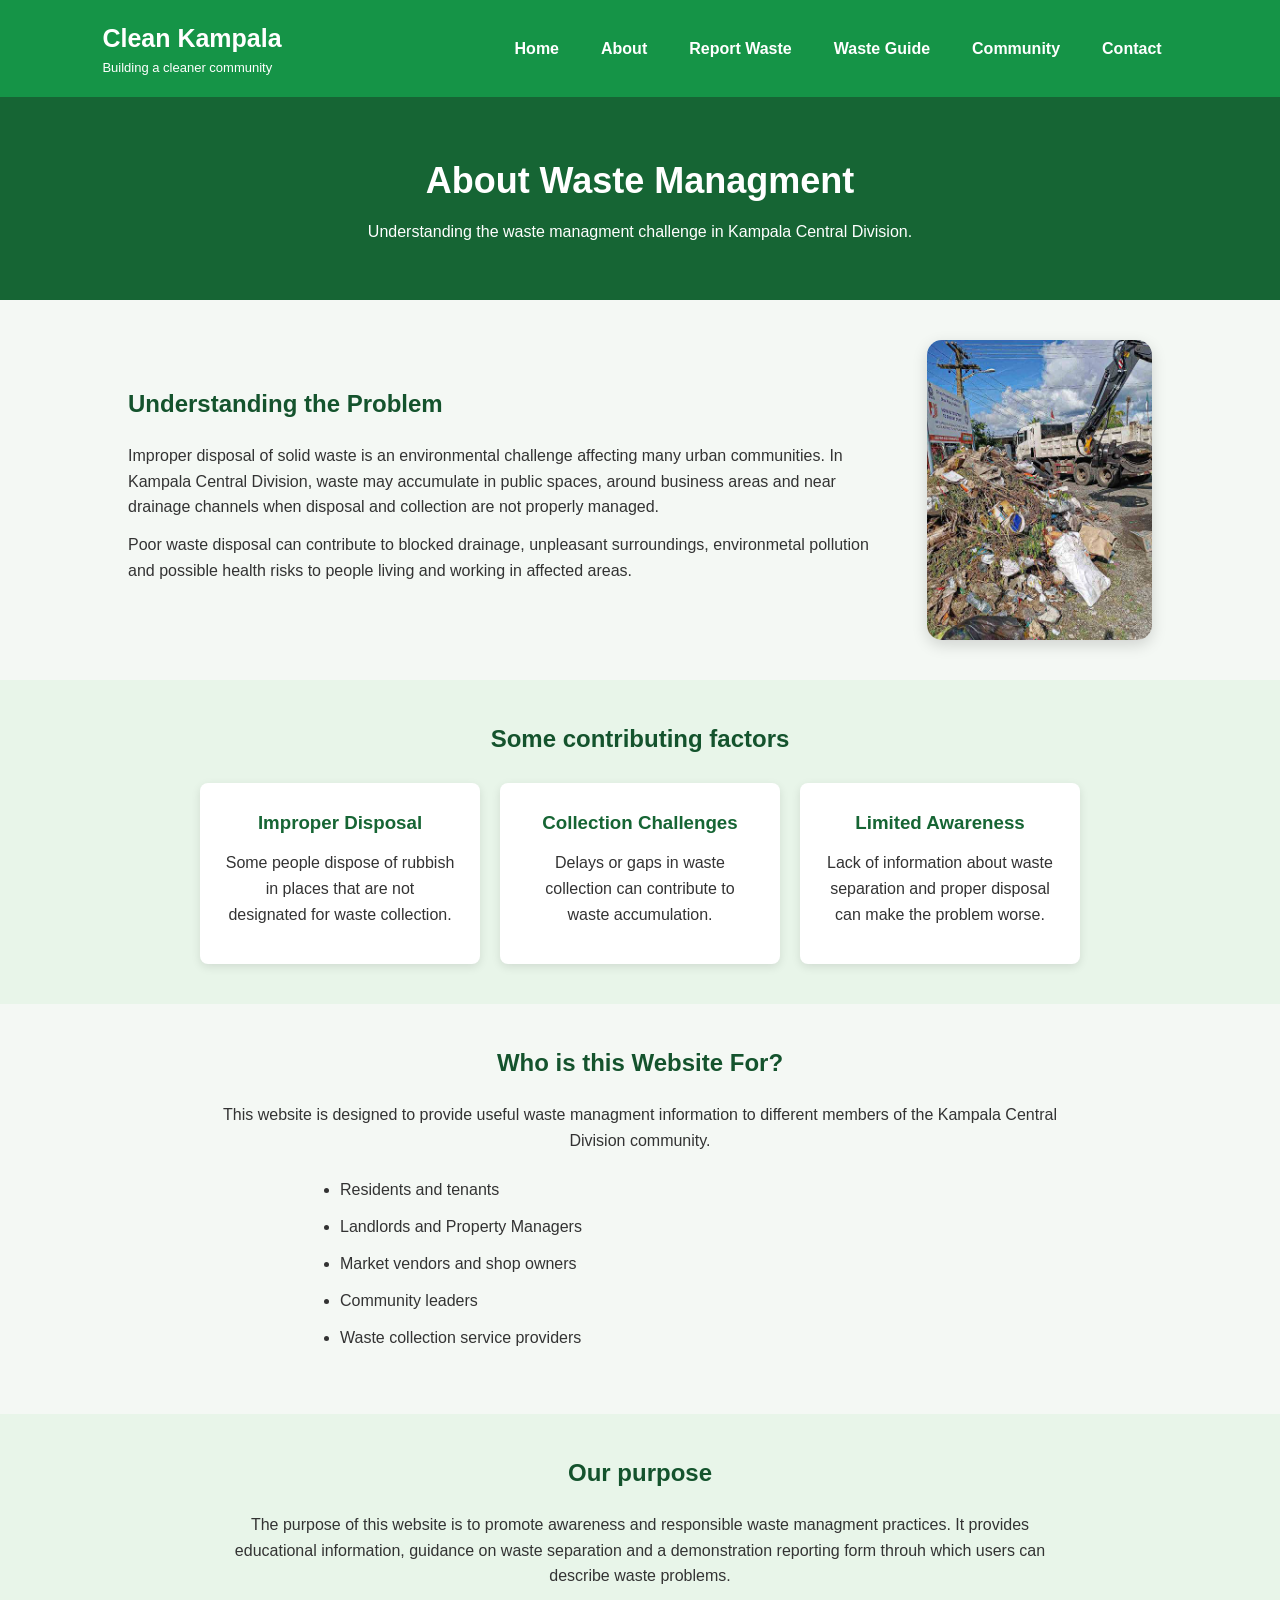
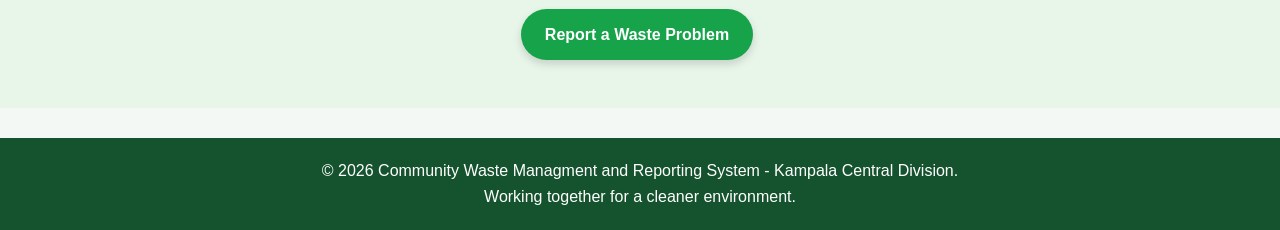
<file: about.html>
<!DOCTYPE html>
<html lang="en">
<head> 
    <meta charset="UTF-8">
    <meta name="viewport" content="width=device-width, initial-scale=1.0">
    <meta name="description" content="Learn about the waste management challenges in Kampala Central Division.">
    <title>About the Problem | Clean Kampala</title>
    <link rel="icon" type="image/png" href="images/image_7a69360.png">
    <link rel="stylesheet" href="css/style.css"

</head>

<body>

    
    <header>
       <div class="logo">
        <h2>Clean Kampala</h2>
        <p>Building a cleaner community</p>
       </div> 
   
    <nav>
        <ul> 
            <li><a href="index.html">Home</a></li>
            <li><a href="about.html">About</a></li>
            <li><a href="report.html">Report Waste</a></li>
            <li><a href="guide.html">Waste Guide</a></li>
            <li><a href="community.html">Community</a></li>
            <li><a href="contact.html">Contact</a></li>
        </ul>
    </nav>
    </header>

    <main>
       
        <section class="page-banner">
            <h1>About Waste Managment</h1>
            <p>Understanding the waste managment challenge in Kampala Central Division.</p>
        </section>
   
       
        <section class="about-section">

            <div class="about-content">

              
                <div class="about-text">
            <h2>Understanding the Problem</h2>

            <p>
                Improper disposal of solid waste is an environmental challenge affecting many urban communities. In Kampala Central Division, waste may accumulate in public spaces, around business areas and near drainage channels when disposal and collection are not properly managed.
            </p>

            <p> 
                Poor waste disposal can contribute to blocked drainage, unpleasant surroundings, environmetal pollution and possible health risks to people living and working in affected areas.
            </p>

            </div>

           
            <div class="about-image">

                <img src="images/rubbish.jpg"
                alt="Rubbish around work places">
            </div>

            </div>
        </section>

       
        <section class="about-section light-section">
            <h2>Some contributing factors</h2>

            <div class="feature-container">

                <div class="feature-card">
                    <h3>Improper Disposal</h3>
                    <p>
                        Some people dispose of rubbish in places that are not designated for waste collection.
                    </p>
                </div>

                <div class="feature-card">
                    <h3>Collection Challenges</h3>
                    <p>
                       Delays or gaps in waste collection can contribute to waste accumulation. 
                    </p>
                </div>

                <div class="feature-card">
                    <h3>Limited Awareness</h3>
                    <p>
                        Lack of information about waste separation and proper disposal can make the problem worse.
                    </p>
                </div>


            </div>
        </section>

       
        <section class="about-section">
            <h2>Who is this Website For?</h2>

            <p>
                This website is designed to provide useful waste managment information to different members of the Kampala Central Division community.
            </p>

            <ul class="user-list">
                <li>Residents and tenants</li>
                <li>Landlords and Property Managers</li>
                <li>Market vendors and shop owners</li>
                <li>Community leaders</li>
                <li>Waste collection service providers</li>
            </ul>
        </section>

       
        <section class="about-section light-section">
            <h2>Our purpose</h2>

            <p>
                The purpose of this website is to promote awareness and responsible waste managment practices.
                It provides educational information, guidance on waste separation and a demonstration reporting form throuh which users can describe waste problems.
            </p>

            <a target="_blank" href="report.html" class="btn">
                Report a Waste Problem
            </a>
        </section>

    </main>

    <footer>
        <p>
            &copy; 2026 Community Waste Managment and Reporting System - Kampala Central Division.
        </p>
        <p>Working together for a cleaner environment.</p>
    </footer>
</body>
</html>
</file>
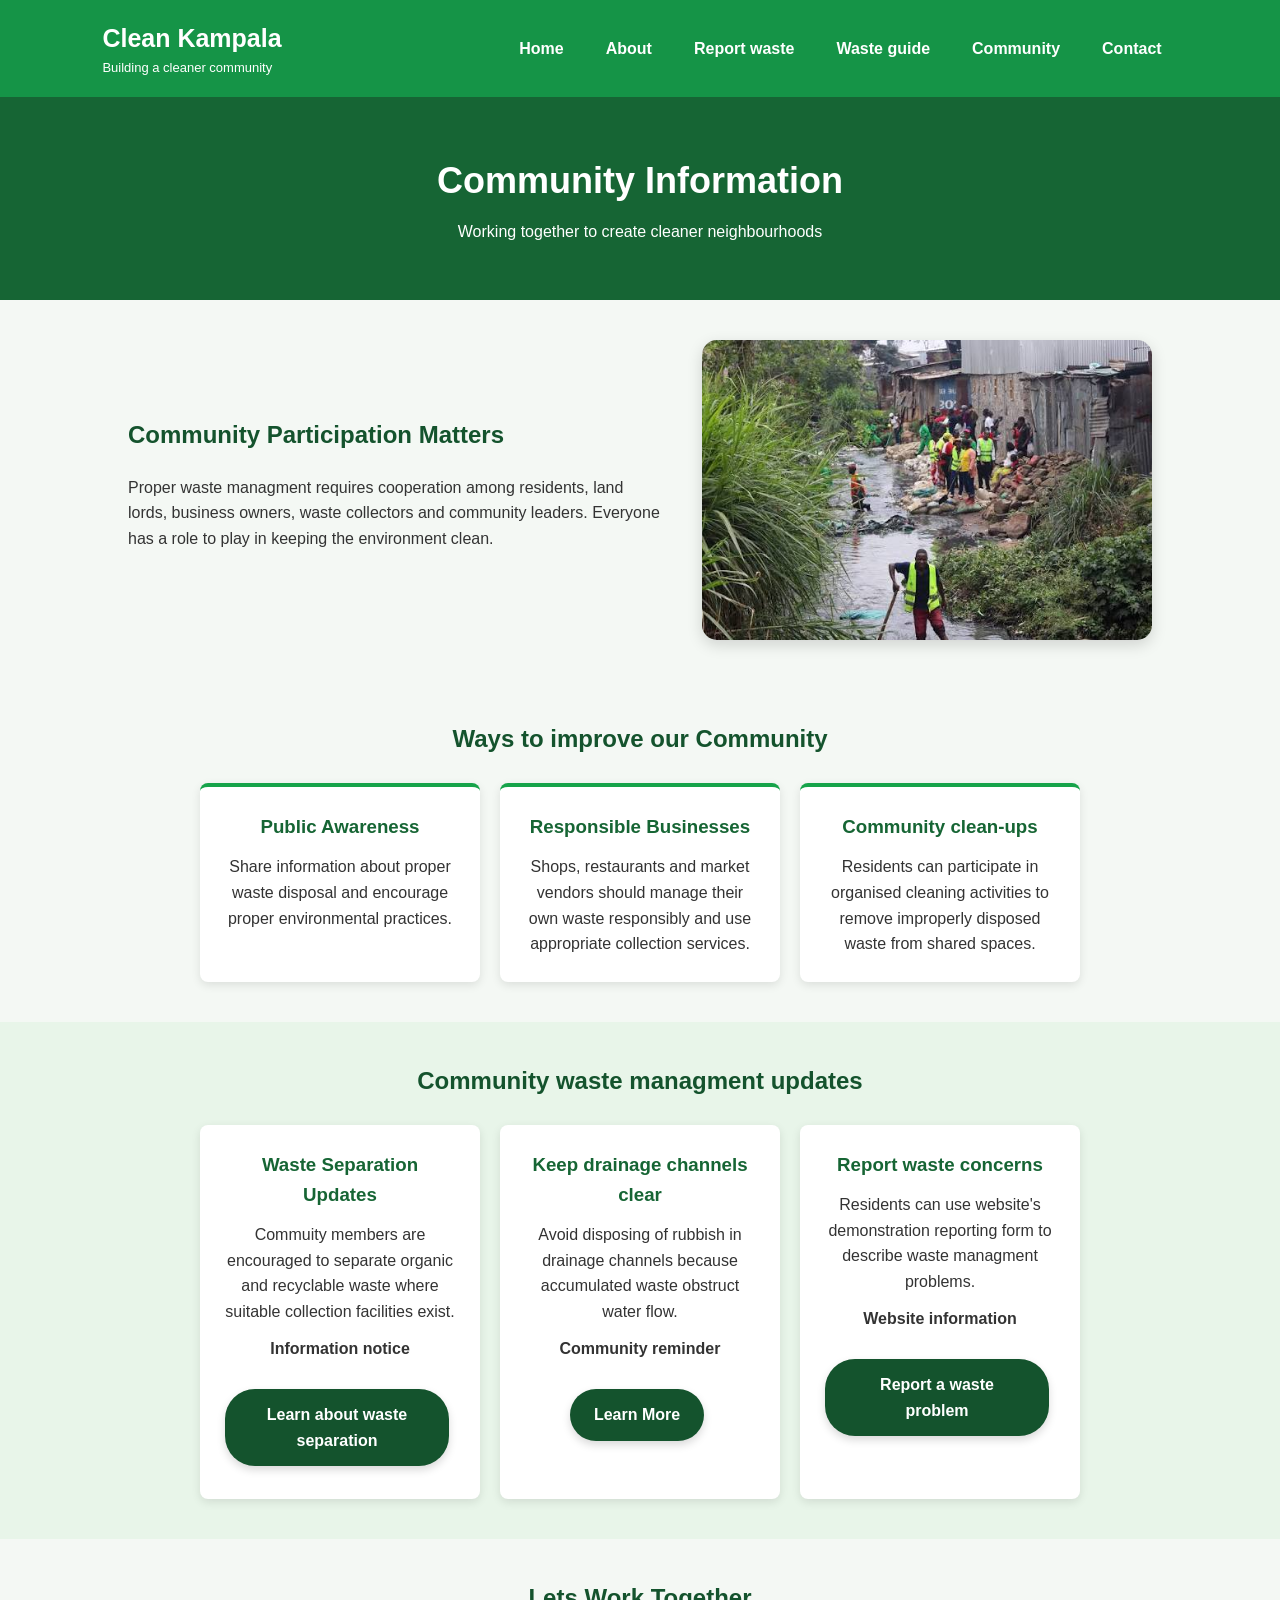
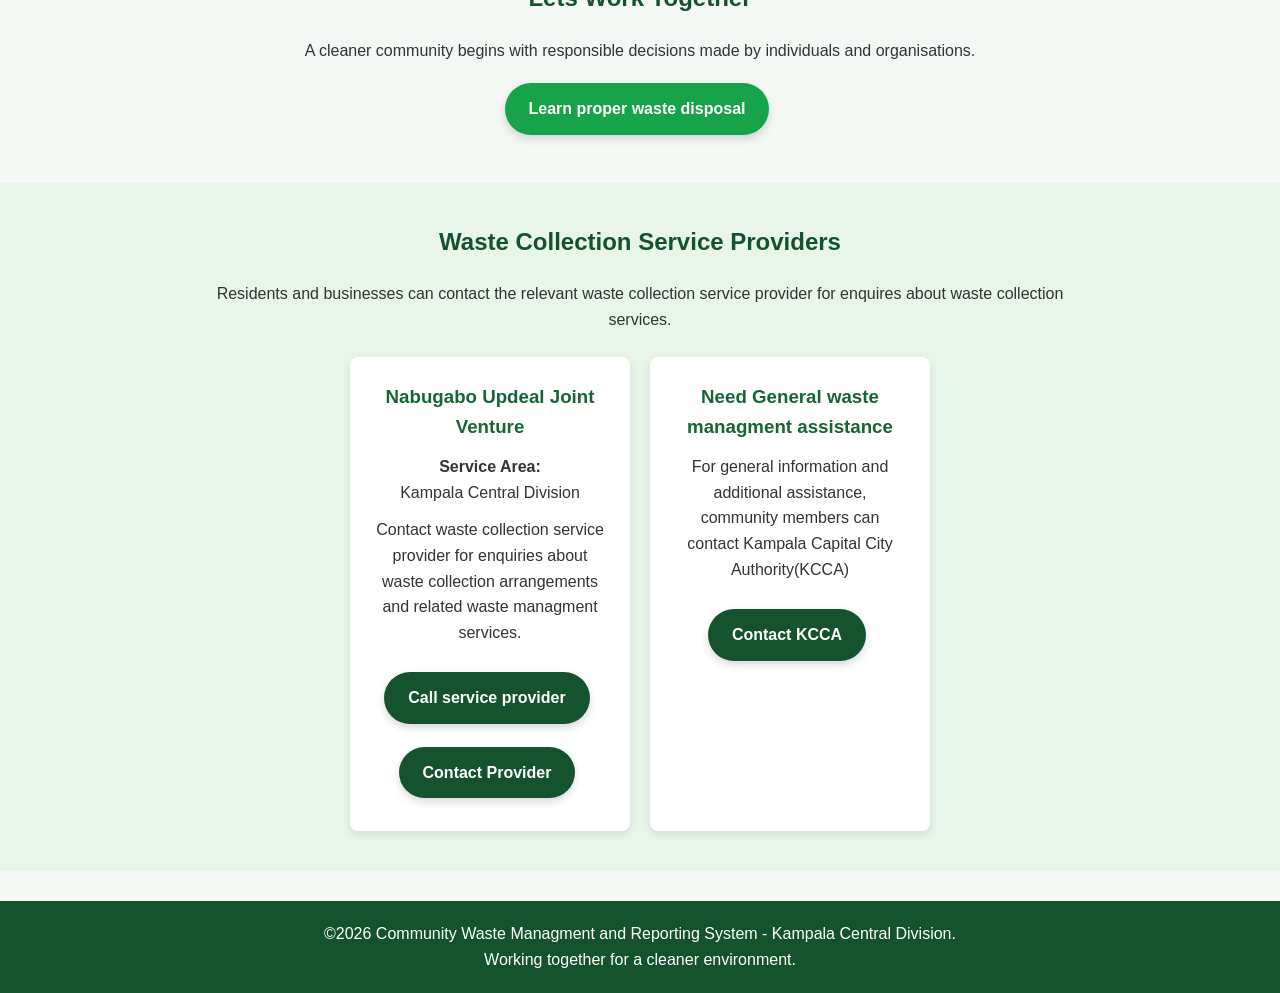
<file: community.html>
<!DOCTYPE html>
<html lang="en">
<head>
    <meta charset="UTF-8">
    <meta name="viewport" content="width=device-width, initial-scale=1.0">
    <title>Community Information | Clean Kampala</title>
    <link rel="icon" href="images/image_7a69360.png">
    <link rel="stylesheet" href="css/style.css">
</head>
<body>
    
   
    <header>
        <div class="logo">
            <h2>Clean Kampala</h2>
            <p>Building a cleaner community</p>
        </div>

        <nav>
            <ul>
                <li><a href="index.html">Home</a></li>
                <li><a href="about.html">About</a></li>
                <li><a href="report.html">Report waste</a></li>
                <li><a href="guide.html">Waste guide</a></li>
                <li><a href="community.html">Community</a></li>
                <li><a href="contact.html">Contact</a></li>
            </ul>
        </nav>
    </header>

    <main>

       
        <section class="page-banner">
            <h1>Community Information</h1>
            <p>Working together to create cleaner neighbourhoods</p>
        </section>

        
        <section class="about-section">

            <div class="about-content">

                <div class="about-text">

            <h2>Community Participation Matters</h2>
            <p>
                Proper waste managment requires cooperation among residents, land lords, business owners, waste collectors and community leaders.
                Everyone has a role to play in keeping the environment clean.
            </p>
                </div>

               
                <div class="about-image">

                    <img src="images/members-cleaning.jpg"
                    alt="members participating in cleaning">
                </div>

             </div>
             
        </section>

        
        <section class="guide-section">
            <h2>Ways to improve our Community</h2>
            <div class="feature-container">

                <div class="feature-card">
                    <h3>Public Awareness</h3>
                    <p>
                        Share information about proper waste disposal and encourage proper environmental practices.
                    </p>
                </div>

                <div class="feature-card">
                    <h3>Responsible Businesses</h3>
                    <p>
                        Shops, restaurants and market vendors should manage their own waste responsibly and use appropriate collection services.
                    </p>
                </div>

                <div class="feature-card">
                    <h3>Community clean-ups</h3>
                    <p>
                        Residents can participate in organised cleaning activities to remove improperly disposed waste from shared spaces.
                    </p>
                </div>

            </div>
        </section>

       
        <section class="about-section light-section">
            <h2>Community waste managment updates</h2>

            <div class="feature-container">

                <div class="feature-card">
                    <h3>Waste Separation Updates</h3>
                    <p>Commuity members are encouraged to separate organic and recyclable waste where suitable collection facilities exist.</p>
                    <p><strong>Information notice</strong></p>

                    <a target="_blank" href="guide.html" class="btn">
                        Learn about waste separation
                    </a>
                </div>

                
                <div class="feature-card">
                    <h3>Keep drainage channels clear</h3>
                    <p>Avoid disposing of rubbish in drainage channels because accumulated waste obstruct water flow.</p>
                    <p><strong>Community reminder</strong></p>

                    <a target="_blank" href="guide.html#drainage" class="btn">
                        Learn More
                    </a>
                </div>

                <div class="feature-card">
                    <h3>Report waste concerns</h3>
                    <p>
                        Residents can use website's demonstration reporting form to describe waste managment problems.
                    </p>
                    <p><strong>Website information</strong></p>

                    <a target="_blank" href="report.html" class="btn">
                        Report a waste problem
                    </a>
                </div>

            </div>
        </section>

       
        <section class="about-section">
            <h2>Lets Work Together</h2>
            <p> A cleaner community begins with responsible decisions made by individuals and organisations.</p>

            <a target="_blank" href="guide.html" class="btn">
                Learn proper waste disposal
            </a>

        </section>


        <section class="about-section light-section">

            <h2>Waste Collection Service Providers</h2>

            <p>Residents and businesses can contact the relevant waste collection service provider for enquires about waste collection services.</p>

            <div class="feature-container">

                
                <div class="feature-card">

                    <h3>Nabugabo Updeal Joint Venture</h3>
                    <p>
                        <strong>Service Area:</strong><br>
                        Kampala Central Division
                    </p>

                    <p>
                        Contact waste collection service provider for enquiries about waste collection arrangements and related waste managment services.
                    </p>

                    <a href="tel: +256414230625" class="btn">
                        Call service provider
                    </a>

                    <a href="https://www.nabugaboupdeal.co.ug/contact-us/"
                    target="_blank"
                    class="btn">
                       Contact Provider
                     </a>
                
                </div>

                

                <div class="feature-card">
                    <h3>Need General waste managment assistance</h3>

                    <p>For general information and additional assistance, community members can contact Kampala Capital City Authority(KCCA)</p>

                    <a href="https://kcca.go.ug/contact-us"
                    target="_blank"
                    class="btn">
                       Contact KCCA
                    </a>

                </div>
                
            </div>
        </section>

    </main>

    
    <footer>
        <p>
            &copy;2026 Community Waste Managment and Reporting System - Kampala Central Division.
        </p>
        <p>Working together for a cleaner environment.</p>
    </footer>
    
</body>
</html>
</file>
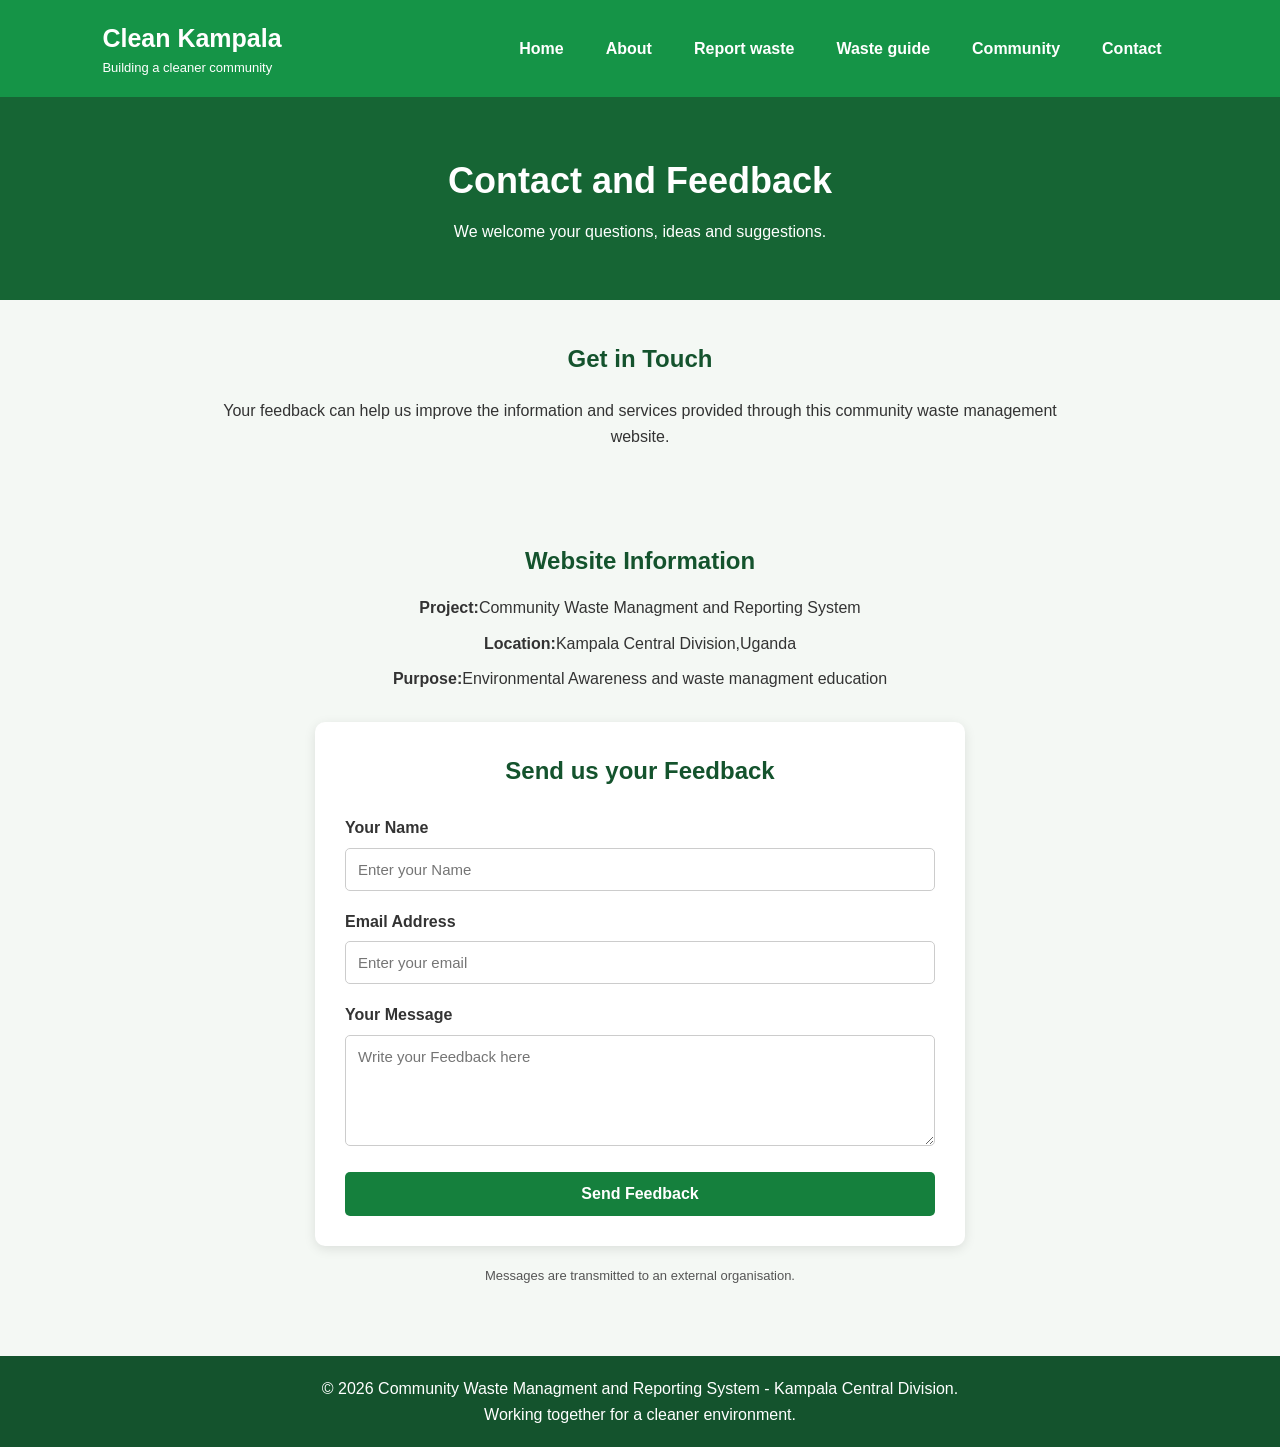
<file: contact.html>
<!DOCTYPE html>
<html lang="en">
<head>
    <meta charset="UTF-8">
    <meta name="viewport" content="width=device-width, initial-scale=1.0">
    <title>Contact Us | Clean Kampala</title>
    <link rel="icon" href="images/image_7a69360.png">
    <link rel="stylesheet" href="css/style.css">
</head>

<body>
     
    <header>
        <div class="logo">
          <h2>Clean Kampala</h2>
          <p>Building a cleaner community</p>  
        </div>


<nav>
    <ul>
        <li><a href="index.html">Home</a></li>
        <li><a href="about.html">About</a></li>
        <li><a href="report.html">Report waste</a></li>
        <li><a href="guide.html">Waste guide</a></li>
        <li><a href="community.html">Community</a></li>
        <li><a href="contact.html">Contact</a></li>
    </ul>
  </nav>
 </header>

 <main>
   
    <section class="page-banner">
        <h1>Contact and Feedback</h1>
        <p>We welcome your questions, ideas and suggestions.</p>
    </section>

    <section class="about-section">
        <h2>Get in Touch</h2>

        <p>
            Your feedback can help us improve the information and services provided through this community waste management website.
        </p>
    </section>

    
    <section class="contact-section">
        <div class="contact-information">
            <h2>Website Information</h2>
            <p><strong>Project:</strong>Community Waste Managment and Reporting System</p>
            <p><strong>Location:</strong>Kampala Central Division,Uganda</p>
            <p><strong>Purpose:</strong>Environmental Awareness and waste managment education</p>
        </div> 

       
        <form id="feedbackForm">

            <h2>Send us your Feedback</h2>

            <div class="form-group">
                <label for="visitorName">Your Name</label>
                <input
                type="text"
                id="visitorName"
                placeholder="Enter your Name"
                required
                >
            </div>

             <div class="form-group">
                <label for="visitorEmail">Email Address</label>
                <input
                type="email"
                id="visitorEmail"
                placeholder="Enter your email"
                required
                >
            </div>

             <div class="form-group">
                <label for="feedback">Your Message</label>
                <textarea
                id="feedback"
                rows="5"
                placeholder="Write your Feedback here"
                required
                ></textarea>
            </div>

            <button type="submit" class="submit-btn">
                Send Feedback
            </button>

            <p id="feedbackMessage" role="status" aria-live="polite"></p>
        </form>

        <p class="form-notice">
            Messages are transmitted to an external organisation.
        </p>

    </section>
 </main>


  <footer>
    <p>
        &copy; 2026 Community Waste Managment and Reporting System - Kampala Central Division. 
    </p>
    <p>Working together for a cleaner environment.</p>
 </footer>
      
</body>
</html>
</file>
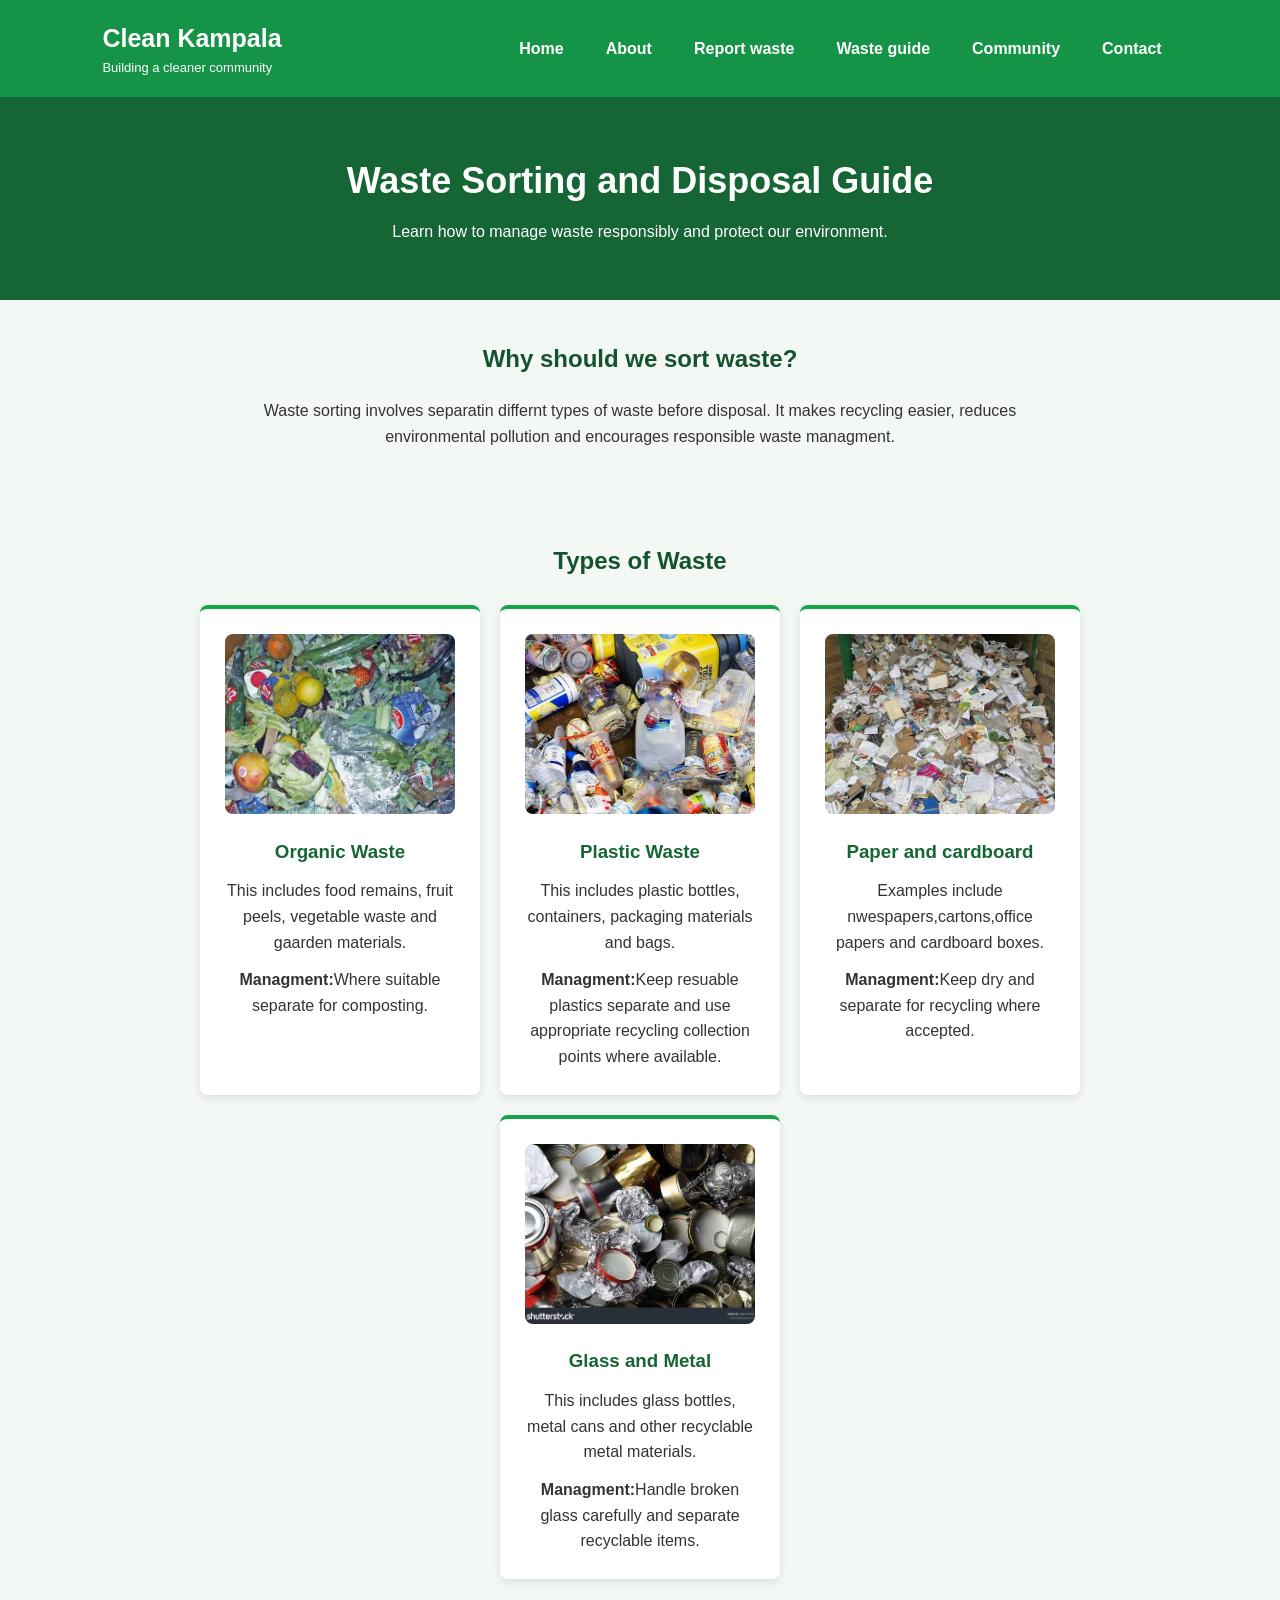
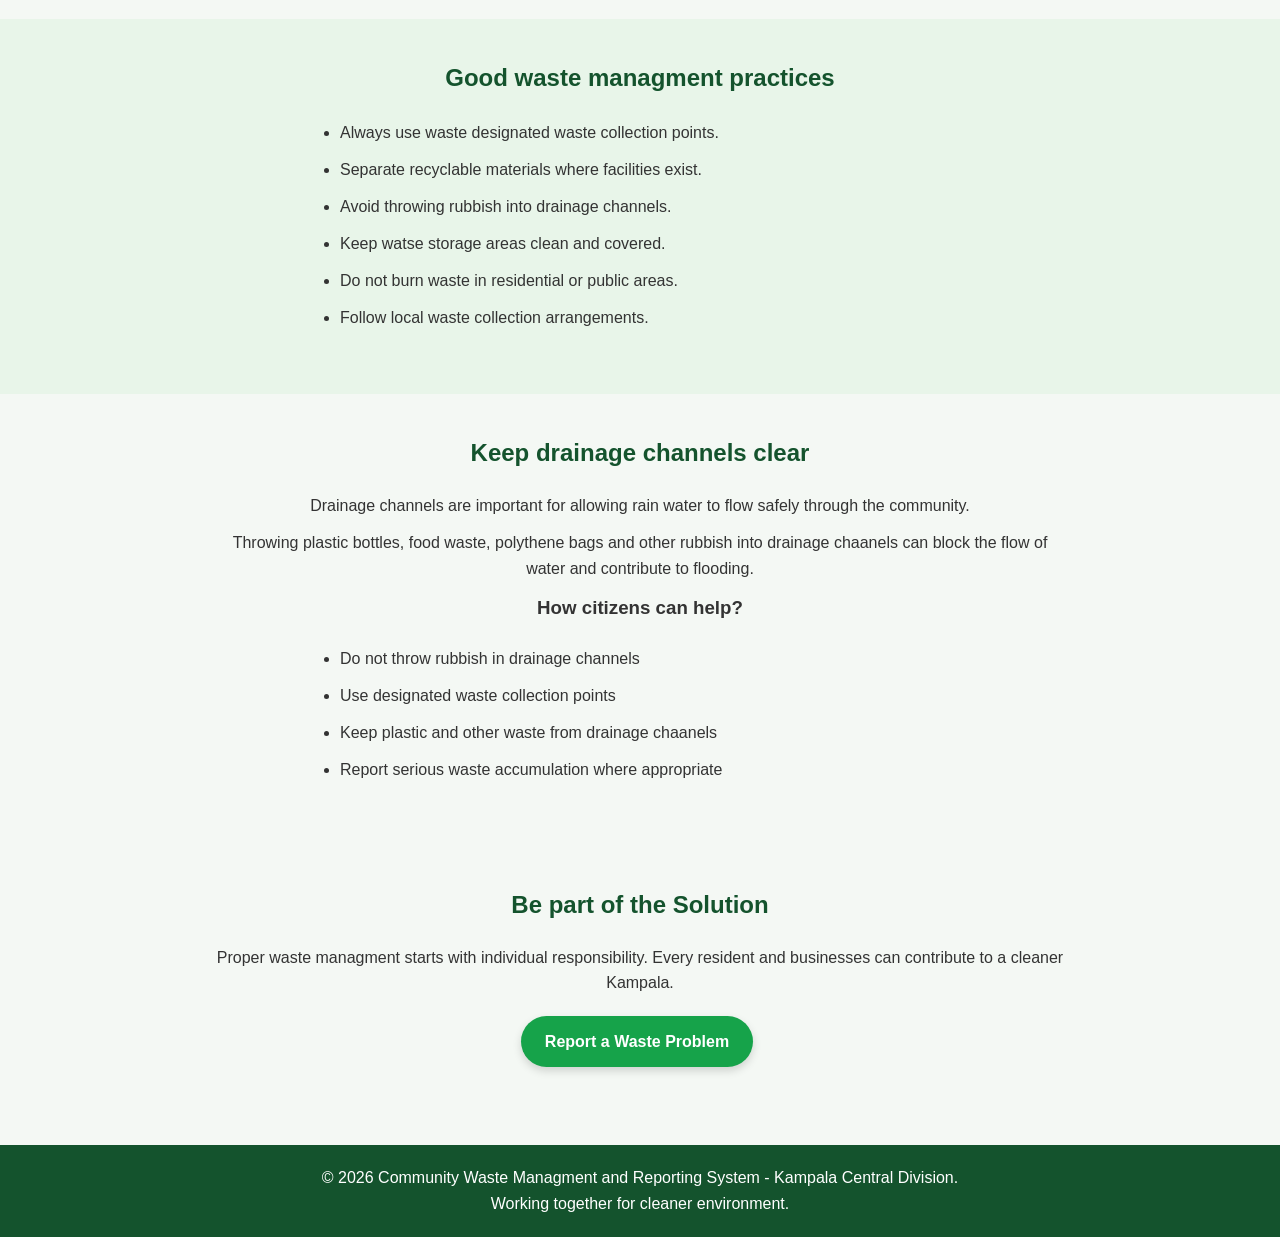
<file: guide.html>
<!DOCTYPE html>
<html lang="en">
<head>
    <meta charset="UTF-8">
    <meta name="viewport" content="width=device-width, initial-scale=1.0">
    <title>Waste Managment Guide | Clean Kampala</title>
    <link rel="icon" href="images/image_7a69360.png">
    <link rel="stylesheet" href="css/style.css">
</head>
<body>
    <header>
        <div class="logo">
            <h2>Clean Kampala</h2>
            <p>Building a cleaner community</p>
        </div>

        <nav>
            <ul>
                <li><a href="index.html">Home</a></li>
                <li><a href="about.html">About</a></li>
                <li><a href="report.html">Report waste</a></li>
                <li><a href="guide.html">Waste guide</a></li>
                <li><a href="community.html">Community</a></li>
                <li><a href="contact.html">Contact</a></li>
            </ul>
        </nav>
    </header>

    <main>

       
         <section class="page-banner">
            <h1>Waste Sorting and Disposal Guide</h1>
            <p>Learn how to manage waste responsibly and protect our environment.

            </p>
         </section>

        
          <section class="about-section">
            <h2>Why should we sort waste?</h2>
            <p>Waste sorting involves separatin differnt types of waste before disposal. It makes recycling easier, reduces environmental pollution and encourages responsible waste managment.</p>

          </section>

          
           <section  class="guide-section">
               <h2>Types of Waste</h2>
               <div class="feature-container">
                <div class="feature-card">

                    <img src="images/organic.jpg"
                    alt="Organic waste">

                    <h3>Organic Waste</h3>
                    <p>This includes food remains, fruit peels, vegetable waste and gaarden materials.</p>
                    <p><strong>Managment:</strong>Where suitable separate for composting.</p>
                </div>

                <div class="feature-card">

                    <img src="images/plastic.jpg"
                    alt="Plastic waste collected">

                    <h3>Plastic Waste</h3>
                    <p>This includes plastic bottles, containers, packaging materials and bags.</p>
                    <p><strong>Managment:</strong>Keep resuable plastics separate and use appropriate recycling collection points where available.</p>
                </div>

                <div class="feature-card">

                    <img src="images/boxes.jpg" alt="Cardboards and boxes">
                    <h3>Paper and cardboard</h3>
                    <p>Examples include nwespapers,cartons,office papers and cardboard boxes.</p>
                    <p><strong>Managment:</strong>Keep dry and separate for recycling where accepted.</p>
                </div>

                <div class="feature-card">

                    <img src="images/glass.jpg" alt="Glass and Metal">
                    <h3>Glass and Metal</h3>
                    <p>This includes glass bottles, metal cans and other recyclable metal materials.</p>
                    <p><strong>Managment:</strong>Handle broken glass carefully and separate recyclable items.</p>
                </div>
               </div>
           </section>

          
           <section class="about-section light-section">
            <h2>Good waste managment practices</h2>
            <ul class="user-list">
                <li>Always use waste designated waste collection points.</li>
                <li>Separate recyclable materials where facilities exist.</li>
                <li>Avoid throwing rubbish into drainage channels.</li>
                <li>Keep watse storage areas clean and covered.</li>
                <li>Do not burn waste in residential or public areas.</li>
                <li>Follow local waste collection arrangements.</li>
            </ul>

           </section>

           <section class="about-section" id="drainage">

            <h2>Keep drainage channels clear</h2>

            <p> Drainage channels are important for allowing rain water to flow safely through the community.</p>

            <p>Throwing plastic bottles, food waste, polythene bags and other rubbish into drainage chaanels can block the flow of water and contribute to flooding.</p>

            <h3>How citizens can help?</h3>

            <ul class="user-list">
                <li>Do not throw rubbish in drainage channels</li>
                <li>Use designated waste collection points</li>
                <li>Keep plastic and other waste from drainage chaanels</li>
                <li>Report serious waste accumulation where appropriate</li>

            </ul>
            
           </section>

          
            <section class="about-section">
                <h2>Be part of the Solution</h2>
                <p>Proper waste managment starts with individual responsibility.
                   Every resident and businesses can contribute to a cleaner Kampala.
                </p>

                <a target="_blank" href="report.html" class="btn">
                    Report a Waste Problem
                </a>
            </section>


    </main>

  
    <footer>
        <p>
            &copy; 2026 Community Waste Managment and Reporting System - Kampala Central Division.
        </p>
        <p>Working together for cleaner environment.</p>
    </footer>
</body>
</html>
</file>
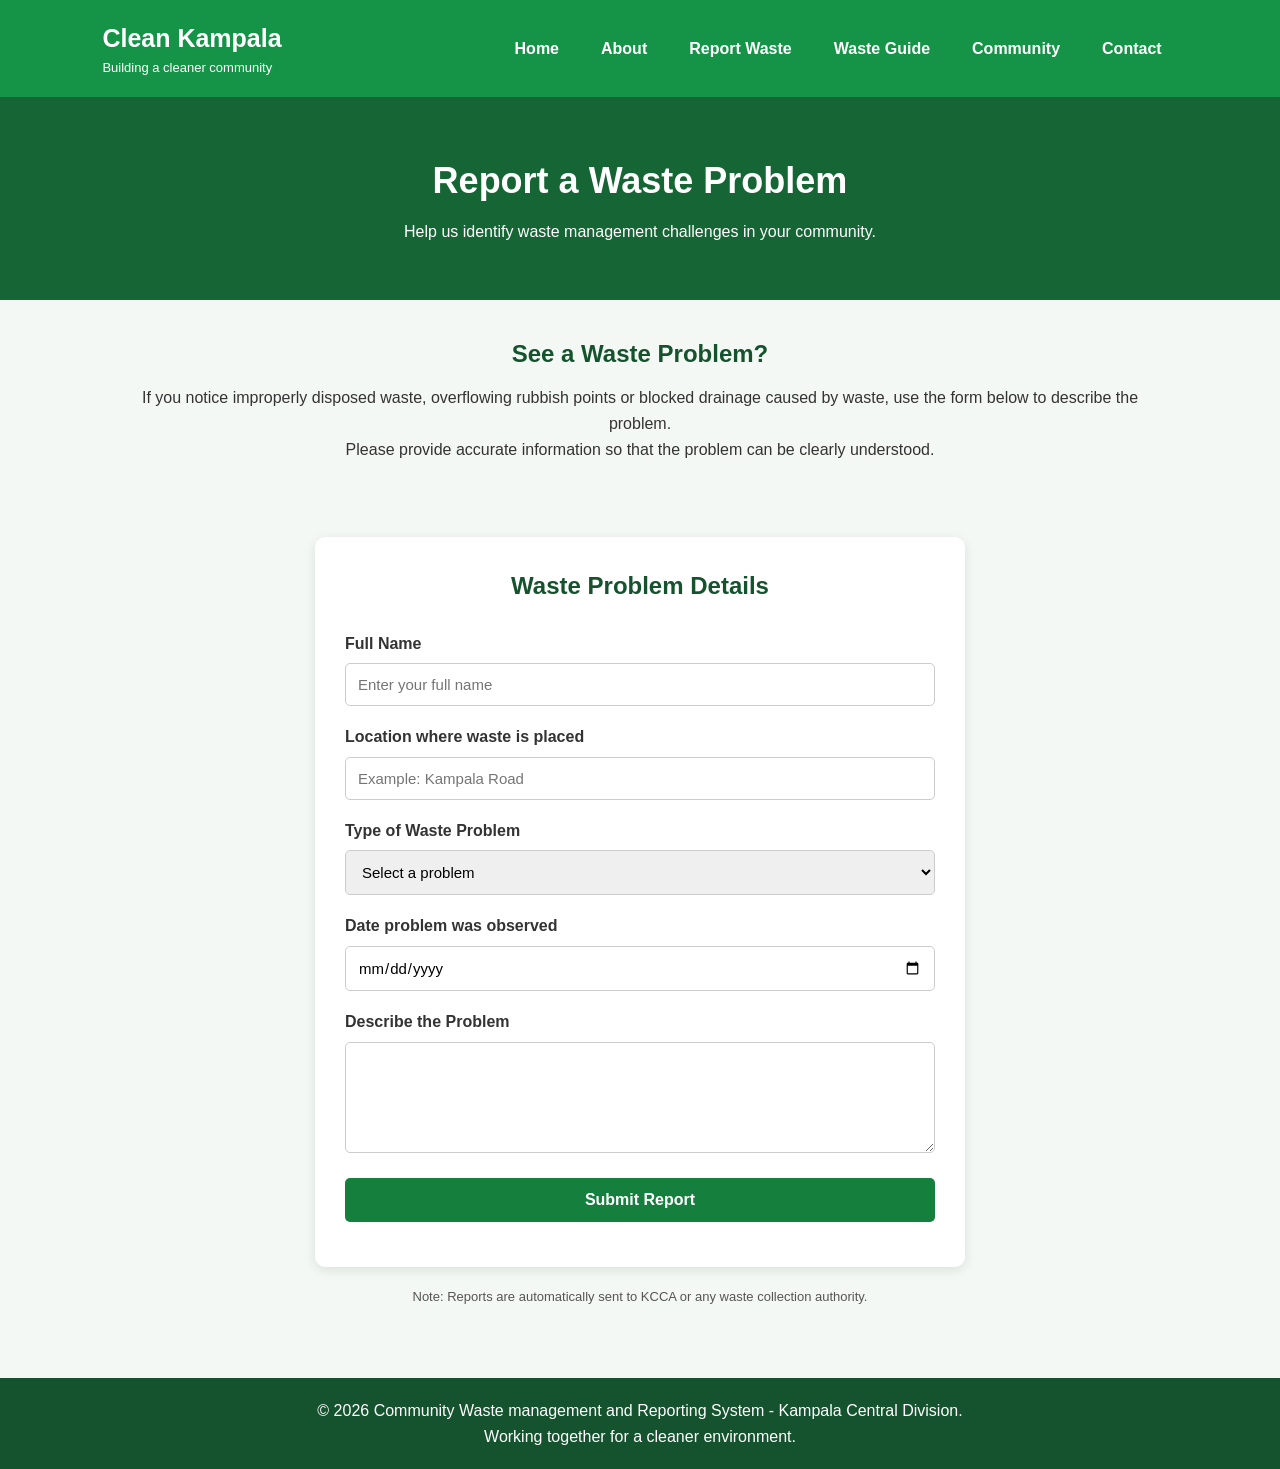
<file: report.html>
<!DOCTYPE html>
<html lang="en">
<head>
    <meta charset="UTF-8">
    <meta name="viewport" content="width=device-width, initial-scale=1.0">
    <title>Report Waste | Clean Kampala</title>
    <link rel="icon" href="images/image_7a69360.png">
    <link rel="stylesheet" href="css/style.css">
</head>

<body>
    
    
    <header>
      <div class="logo">
        <h2>Clean Kampala</h2>
        <p>Building a cleaner community</p>
      </div>  

      
       <nav>
        <ul> 
            <li><a href="index.html">Home</a></li>
            <li><a href="about.html">About</a></li>
            <li><a href="report.html">Report Waste</a></li>
            <li><a href="guide.html">Waste Guide</a></li>
            <li><a href="community.html">Community</a></li>
            <li><a href="contact.html">Contact</a></li>
        </ul>
       </nav>

    </header>

    <main>
       
         <section class="page-banner">
            <h1>Report a Waste Problem</h1>
            <p>Help us identify waste management challenges in your community.</p>
         </section>

         
          <section class="report-intro">
            <h2>See a Waste Problem?</h2>
            <p>
                If you notice improperly disposed waste, overflowing rubbish points or blocked drainage caused by waste, use the form below to describe the problem.
            </p>

            <p>
                Please provide accurate information so that the problem can be clearly understood.
            </p>
          </section>

          
           <section class="report-section">
            <form id="wasteReportForm">
                <h2>Waste Problem Details</h2>
                <div class="form-group">
                    <label for="fullName">Full Name</label>
                    <input
                    type="text"
                    id="fullName"
                    name="fullName"
                    placeholder="Enter your full name"
                    required
                    >
                </div>


                <div class="form-group">
                    <label for="location">Location where waste is placed</label>
                    <input 
                    type="text"
                    id="location"
                    name="location"
                    placeholder="Example: Kampala Road"
                    required
                    >

                </div>

                <div class="form-group">
                    <label for="wasteType">Type of Waste Problem</label>
                    <select id="wasteType" name="wasteType" required>
                        <option value="">Select a problem</option>
                        <option value="Improper dumping">Improper waste dumping</option>
                        <option value="Overflowing rubbish">Overflowing rubbish collection point</option>
                        <option value="Blocked drainage">Blocked drainage due to rubbish</option>
                        <option value="Burning waste">Burning of waste</option>
                        <option value="Other">Other</option>

                    </select>
                </div>

                <div class="form-group">
                    <label for="dateObserved">Date problem was observed</label>
                    <input
                       type="date"
                       id="dateObserved"
                       name="dateObserved"
                       required
                       >
                </div>

                <div class="form-group">
                    <label for="description">Describe the Problem</label>

                    <textarea
                    id="description"
                    name="description"
                    rows="5"
                    required>
                    </textarea>
                </div>

                <button type="submit" class="submit-btn">
                    Submit Report
                </button>

                <p id="formMessage" role="status" aria-live="polite"></p>
            </form>

            <p class="form-notice">
                Note:
                Reports are automatically sent to KCCA
                or
                any waste collection authority.
            </p>

           </section>

    </main>

   
     <footer>
        <p>
            &copy; 2026 Community Waste management
            and
            Reporting System - Kampala Central Division.
        </p>
        <p>Working together for a cleaner environment.</p>
     </footer>

    
</body>
</html>
</file>
<file: css/style.css>
/*General Page Styling*/
* {
    margin: 0;
    padding: 0;
    box-sizing: border-box;
}
* :hover{
    cursor: default;
}
body{
    font-family: Arial, sans-serif;
    background-color: #f4f8f4;
    color: #333;
    line-height: 1.6;
}


header {
    background-color: #159447;
    color: white;
    padding: 18px 8%;
    display: flex;
    justify-content: space-between;
    align-items: center;
    flex-wrap: wrap;
}

.logo h2 {
    font-size: 25px;

}

.logo p {
    font-size: 13px;
}


nav ul {
    list-style: none;
    display: flex;
    align-items: center;
    gap: 10px;
    margin: 0;
    padding: 0;
}

nav ul li a {
    display: block;
    color: white;
    text-decoration: none;
    font-weight: bold;
    padding: 10px 16px;
    border-radius: 25px;
    transition: all 0.3s ease;
}

nav ul li a:hover {
    background-color: rgba(19, 8, 8, 0.2);
    transform: translateY(2px);
}

nav ul li a.active {
    background-color: rgb(24, 14, 14);
    color: #159447;
    box-shadow: 0 3px 10px rgba(0, 0, 0, 0.15);
}


.hero {
    min-height: 420px;
    background: linear-gradient(
        #166534,
        #16a34a
    ), url(images/background.jpg);
    
    background-size: cover;
    background-position: center;
    display: flex;
    align-items: center;
    padding: 50px 8%;
    color: white;
}

.hero-content {
   
    max-width: 650px;
}

.hero p {
   
    font-size: 17px;
    margin-bottom: 25px;
}


.btn {
    display: inline-flex;
    align-items: center;
    justify-content: center;
    background-color: #16a34a;
    color: white;
    padding: 13px 24px;
    text-decoration: none;
    border-radius: 30px;
    margin: 8px 6px 8px 0;
    font-weight: bold;
    transition: 0.3s ease;
    border: none;
    cursor: pointer;
    box-shadow: 0 4px 8px rgba(0, 0, 0, 0.15);

}

.btn:hover {

    background-color: #14532d;
    transform: translateY(3px);
    box-shadow: 0 7px 14px rgba(0, 0, 0, 0.2);
}

.secondary-btn {
    background-color: #ffffff;
    color:#14532d;
    border: 2px solid white;
}

.secondary-btn:hover {
    background-color: transparent;
    color: white;
}


.Introduction {
    text-align: center;
    padding: 45px 10%;
}

.Introduction h2{
     color: #14532d;
    margin-bottom: 12px;

}
.features h2 {
    color:#14532d;
    margin-bottom: 15px;
}


.features {
    padding: 40px 8%;
    text-align: center;
}

.feature-container {
    display: flex;
    justify-content: center;
    flex-wrap: wrap;
    gap: 20px;
    margin-top: 25px;
}

.feature-card {
    background-color: white;
    padding: 25px;
    width: 280px;
    border-radius: 8px;
    box-shadow: 0 3px 10px rgba(0,0,0,0.1);

}

.feature-card .btn {
    background-color: #14532d;
    color: white;
}

.feature-card h3{
    color: #166534;
    margin-bottom: 12px;
}

.feature-card a {
    display: inline-block;
    margin-top: 15px;
    color: #15803d;
    font-weight: bold;
    text-decoration: none;
}


footer {
    background-color: #14532d;
    color: white;
    text-align: center;
    padding: 20px;
    text-align: center;
    padding: 20px;
    margin-top: 30px;
}


@media (max-width: 768px) {
header {

    flex-direction: column;
    gap: 15px;
}
nav ul {
    justify-content: center;
    gap: 12px;
}

.hero h1 {
    font-size: 30px;
}

.feature-container {
    flex-direction: column;
    align-items: center;
}
}



.page-banner {
    background-color: #166534;
    color: white;
    text-align: center;
    padding: 55px 20px;
}

.page-banner h1 {
    font-size: 36px;
    margin-bottom: 10px;

}

.about-section {
    padding: 40px 10%;
    text-align: center;

}

.about-section h2 {
    color: #14532d;
    margin-bottom: 20px;

}

.about-section p {
    max-width: 850px;
    margin: 12px auto;

}

.light-section {
    background-color: #e8f5e9;

}

.user-list {
    max-width: 600px;
    margin: 20px auto;
    text-align: left;
    line-height: 2;

}

.user-list li {
    margin-bottom: 5px;

}

.report-intro {
    text-align: center;
    padding: 35px 10%;
}

.report-intro h2 {
    color: #14532d;
    margin-bottom: 12px;

}

.report-section {
    background-color: e8f5e9;
    padding: 40px 20px;
}

#wasteReportForm {
    max-width: 650px;
    margin: auto;
    background-color: white;
    padding: 30px;
    border-radius: 10px;
    box-shadow: 0 3px 12px rgba(0,0,0,0.1);
}

#wasteReportForm h2{
    color: #14532d;
    text-align: center;
    margin-bottom: 25px;

}

.form-group {
    margin-bottom: 18px;
}

.form-group label {
    display: block;
    font-weight: bold;
    margin-bottom: 7px;
}

.form-group input,
.form-group select,
.form-group textarea {
    width: 100%;
    padding: 12px;
    border: 1px solid #ccc;
    border-radius: 5px;
    font-size: 15px;
    font-family: Arial, sans-serif;
}

.form-group input:focus,
.form-group select:focus,
.form-group textarea:focus {
    outline: none;
    border-color: #16a34a;
}

.submit-btn {
    width: 100%;
    padding: 13px;
    background-color: #15803d;
    color: white;
    border: none;
    border-radius: 5px;
    font-size: 16px;
    font-weight: bold;
    cursor: pointer;
}

.submit-btn:hover {
    background-color: #14532d;
}

.form-notice {
    max-width: 650px;
    margin: 20px auto 0;
    text-align: center;
    font-size: 13px;
    color: #555;
}

#formMessage {
    margin-top: 15px;
    text-align: center;
    font-weight: bold;
}


.guide-section {
    padding: 40px 8%;
    text-align: center;
    background-color: #f4f8f4;
}

.guide-section h2 {
    color: #14532d;
    margin-bottom: 25px;
}

.guide-section .feature-card {
    border-top: 4px solid #16a34a;
}

.guide-section .feature-card p {
    margin-top: 12px;

}


.contact-section {
    background-color: e8f5e9;
    padding: 40px 20px;
}

.contact-information {
    max-width: 650px;
    margin: 0 auto 30px;
    text-align: center;
}

.contact-information h2 {
      color: #14532d;
      margin-bottom: 15px;
}

.contact-information p {
    margin-bottom: 10px;
}

#feedbackForm {
    max-width: 650px;
    margin: auto;
    background-color: white;
    padding: 30px;
    border-radius: 10px;
    box-shadow: 0 3px 12px rgba(0,0,0,0.1);
}

#feedbackForm h2 {
    text-align: center;
    color: #14532d;
    margin-bottom: 25px;
}



.about-content {
    display: flex;
    align-items: center;
    justify-content: center;
    gap: 40px;
    max-width: 1100px;
    margin: auto;
    text-align: left;
}

.about-text {
    flex: 1;
}

.about-image img {
    width: 100%;
    height: 300px;
    object-fit: cover;
    border-radius: 15px;
    display: block;
    box-shadow: 0 5px 15px rgba(0, 0, 0, 0.15);
}


@media (max-width: 768px) {
  
    .about-content{
        flex-direction: column;
        text-align: center;

    }
}


.guide-section .feature-card img {
    width: 100%;
    height: 180px;
    object-fit: cover;
    border-radius: 8px;
    margin-bottom: 15px;
}
</file>
